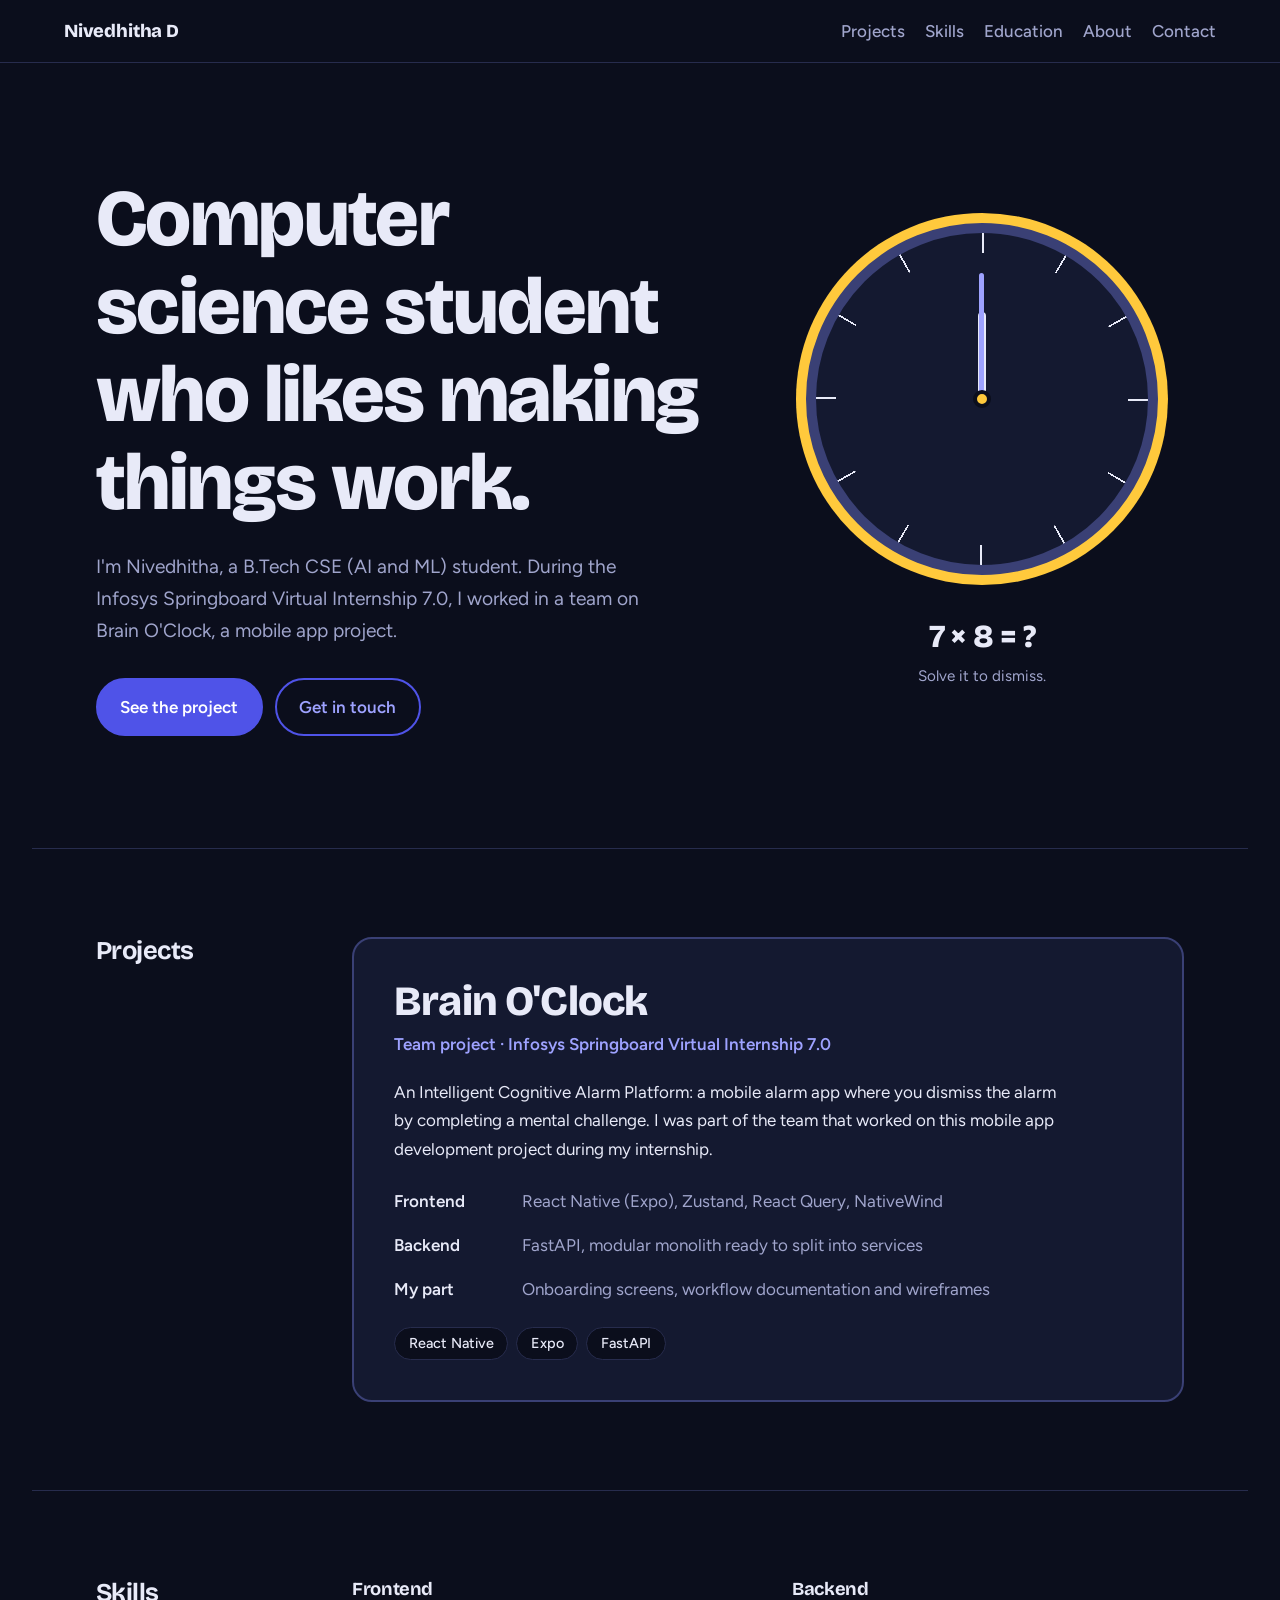
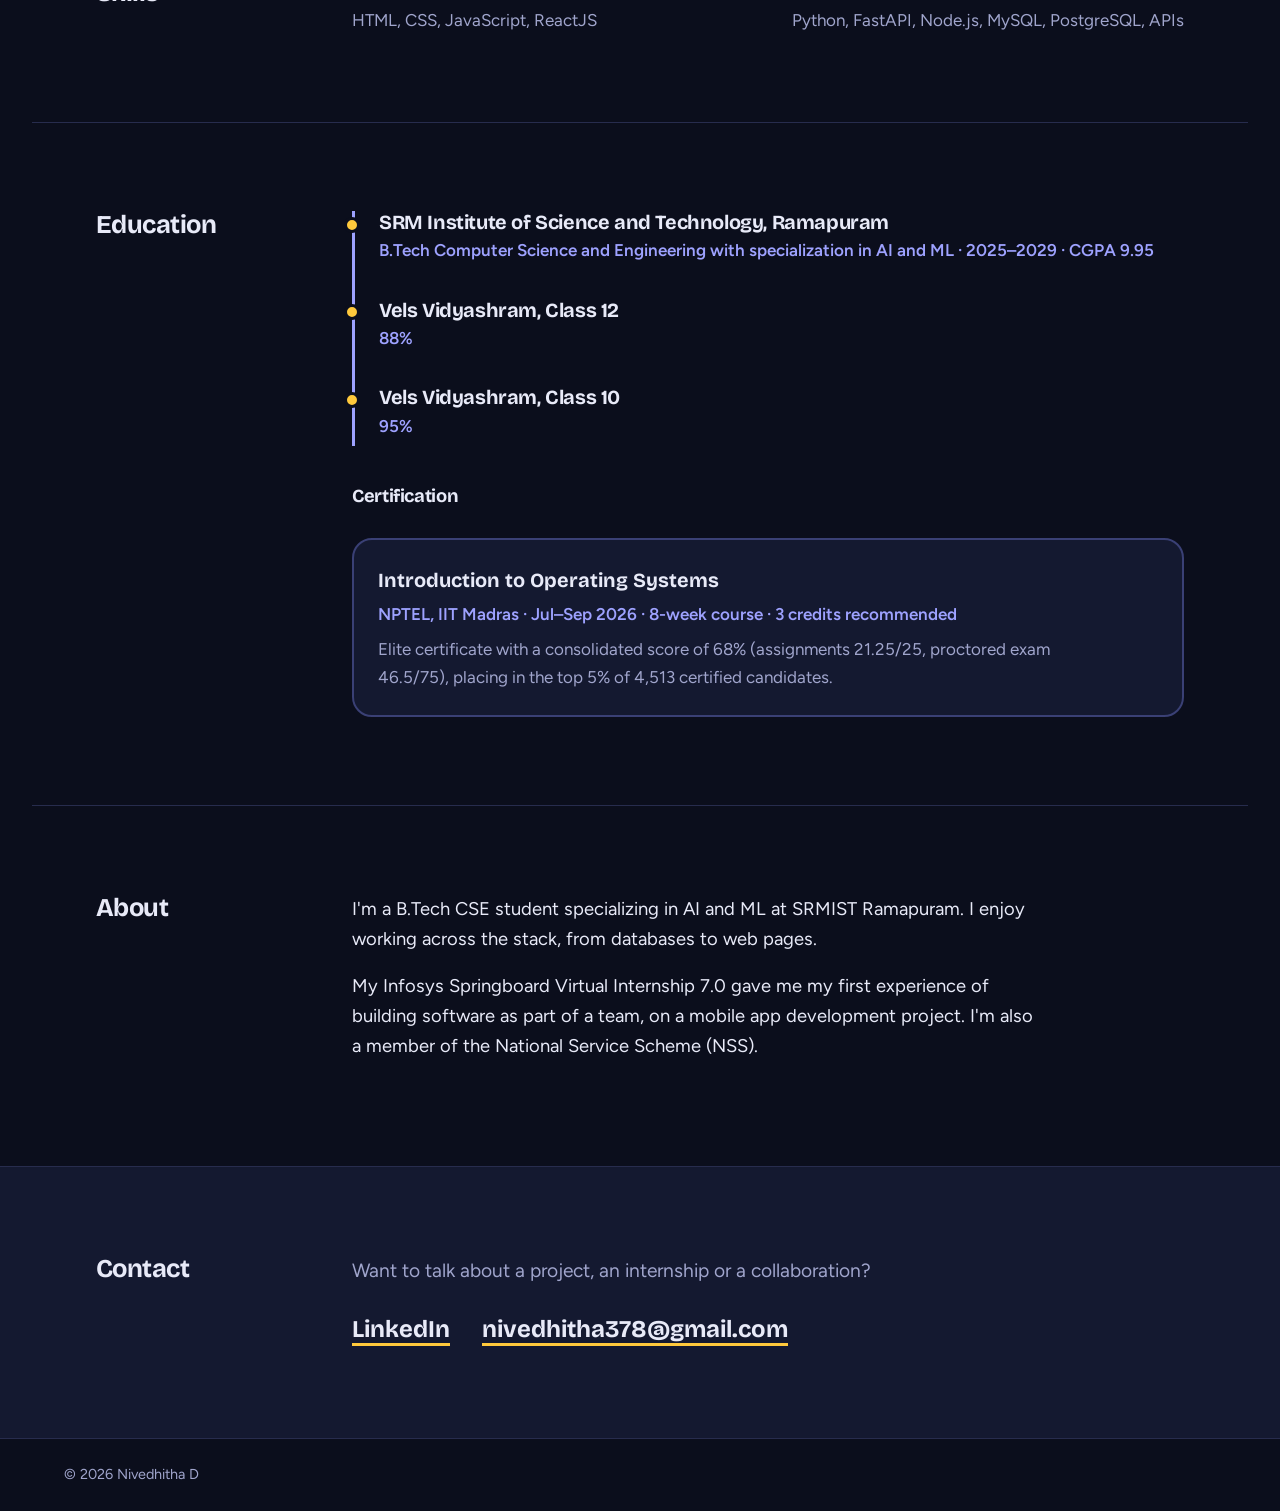
<file: index.html>
<!DOCTYPE html>
<html lang="en">
<head>
  <meta charset="UTF-8">
  <meta name="viewport" content="width=device-width, initial-scale=1">
  <title>Nivedhitha D — Computer Science Student</title>
  <meta name="description" content="Portfolio of Nivedhitha D, B.Tech CSE (AI and ML) student at SRMIST Ramapuram.">
  <link rel="preconnect" href="https://fonts.googleapis.com">
  <link rel="preconnect" href="https://fonts.gstatic.com" crossorigin>
  <link href="https://fonts.googleapis.com/css2?family=Bricolage+Grotesque:opsz,wght@12..96,500;12..96,700;12..96,800&family=Figtree:wght@400;500;600&display=swap" rel="stylesheet">
  <link rel="stylesheet" href="style.css">
</head>
<body>

  <header class="site-header">
    <a class="brand" href="#top">Nivedhitha D</a>
    <nav aria-label="Main">
      <a href="#work">Projects</a>
      <a href="#skills">Skills</a>
      <a href="#education">Education</a>
      <a href="#about">About</a>
      <a href="#contact">Contact</a>
    </nav>
  </header>

  <main id="top">

    <!-- HERO -->
    <section class="hero">
      <div class="hero-text">
        <h1>Computer science student who likes making things work.</h1>
        <p class="lead">I'm Nivedhitha, a B.Tech CSE (AI and ML) student. During the Infosys Springboard Virtual Internship 7.0, I worked in a team on Brain O'Clock, a mobile app project.</p>
        <div class="actions">
          <a class="btn btn-primary" href="#work">See the project</a>
          <a class="btn btn-ghost" href="#contact">Get in touch</a>
        </div>
      </div>

      <div class="clock" role="img" aria-label="Animated alarm clock showing the challenge: what is 7 times 8?">
        <div class="clock-face">
          <span class="hand hand-hour"></span>
          <span class="hand hand-minute"></span>
          <span class="pin"></span>
        </div>
        <p class="clock-challenge"><span>7 × 8 = ?</span> Solve it to dismiss.</p>
      </div>
    </section>

    <!-- WORK -->
    <section class="section" id="work">
      <h2>Projects</h2>

      <article class="project">
        <div class="project-head">
          <h3>Brain O'Clock</h3>
          <p class="project-sub">Team project · Infosys Springboard Virtual Internship 7.0</p>
        </div>
        <div class="project-body">
          <p>An Intelligent Cognitive Alarm Platform: a mobile alarm app where you dismiss the alarm by completing a mental challenge. I was part of the team that worked on this mobile app development project during my internship.</p>
          <dl class="facts">
            <div><dt>Frontend</dt><dd>React Native (Expo), Zustand, React Query, NativeWind</dd></div>
            <div><dt>Backend</dt><dd>FastAPI, modular monolith ready to split into services</dd></div>
            <div><dt>My part</dt><dd>Onboarding screens, workflow documentation and wireframes</dd></div>
          </dl>
          <ul class="tags" aria-label="Technologies">
            <li>React Native</li>
            <li>Expo</li>
            <li>FastAPI</li>
          </ul>
        </div>
      </article>

    </section>

    <!-- SKILLS -->
    <section class="section" id="skills">
      <h2>Skills</h2>
      <div class="skill-grid">
        <div>
          <h3>Frontend</h3>
          <p>HTML, CSS, JavaScript, ReactJS</p>
        </div>
        <div>
          <h3>Backend</h3>
          <p>Python, FastAPI, Node.js, MySQL, PostgreSQL, APIs</p>
        </div>
      </div>
    </section>

    <!-- EDUCATION -->
    <section class="section" id="education">
      <h2>Education</h2>
      <div class="timeline">
        <article>
          <h3>SRM Institute of Science and Technology, Ramapuram</h3>
          <p class="meta">B.Tech Computer Science and Engineering with specialization in AI and ML · 2025–2029 · CGPA 9.95</p>
        </article>
        <article>
          <h3>Vels Vidyashram, Class 12</h3>
          <p class="meta">88%</p>
        </article>
        <article>
          <h3>Vels Vidyashram, Class 10</h3>
          <p class="meta">95%</p>
        </article>
      </div>

      <h3 class="subhead">Certification</h3>
      <article class="cert">
        <h4>Introduction to Operating Systems</h4>
        <p class="meta">NPTEL, IIT Madras · Jul–Sep 2026 · 8-week course · 3 credits recommended</p>
        <p>Elite certificate with a consolidated score of 68% (assignments 21.25/25, proctored exam 46.5/75), placing in the top 5% of 4,513 certified candidates.</p>
      </article>
    </section>

    <!-- ABOUT -->
    <section class="section" id="about">
      <h2>About</h2>
      <div class="about-copy">
        <p>I'm a B.Tech CSE student specializing in AI and ML at SRMIST Ramapuram. I enjoy working across the stack, from databases to web pages.</p>
        <p>My Infosys Springboard Virtual Internship 7.0 gave me my first experience of building software as part of a team, on a mobile app development project. I'm also a member of the National Service Scheme (NSS).</p>
      </div>
    </section>

    <!-- CONTACT -->
    <section class="section contact" id="contact">
      <h2>Contact</h2>
      <p class="lead">Want to talk about a project, an internship or a collaboration?</p>
      <ul class="contact-links">
        <li><a href="https://www.linkedin.com/in/nivedhitha-d" target="_blank" rel="noopener">LinkedIn</a></li>
        <li><a href="mailto:nivedhitha378@gmail.com">nivedhitha378@gmail.com</a></li>
      </ul>
    </section>

  </main>

  <footer class="site-footer">
    <p>© 2026 Nivedhitha D</p>
  </footer>

</body>
</html>
</file>
<file: style.css>
:root {
  color-scheme: dark;
  --bg: #0b0e1c;
  --paper: #141930;
  --ink: #e8eaf8;
  --muted: #a0a5cc;
  --blue: #4f53e8;
  --blue-dark: #3d41cf;
  --accent: #9ea2ff;
  --signal: #ffc93c;
  --line: #272c4d;
  --edge: #3a4075;

  --display: "Bricolage Grotesque", "Segoe UI", system-ui, sans-serif;
  --body: "Figtree", "Segoe UI", system-ui, sans-serif;

  --measure: 62ch;
  --pad: clamp(1.25rem, 5vw, 4rem);
}

*, *::before, *::after { box-sizing: border-box; }

html { scroll-behavior: smooth; scroll-padding-top: 5rem; }

body {
  margin: 0;
  background: var(--bg);
  color: var(--ink);
  font-family: var(--body);
  font-size: 1.0625rem;
  line-height: 1.65;
}

a { color: inherit; }

:focus-visible {
  outline: 3px solid var(--accent);
  outline-offset: 3px;
  border-radius: 4px;
}

h1, h2, h3 {
  font-family: var(--display);
  line-height: 1.1;
  margin: 0;
  letter-spacing: -0.02em;
}

p { margin: 0 0 1rem; }

/* Header */
.site-header {
  position: sticky;
  top: 0;
  z-index: 10;
  display: flex;
  flex-wrap: wrap;
  gap: 0.5rem 2rem;
  align-items: center;
  justify-content: space-between;
  padding: 1rem var(--pad);
  background: var(--bg);
  border-bottom: 1px solid var(--line);
}

.brand {
  font-family: var(--display);
  font-weight: 800;
  font-size: 1.15rem;
  text-decoration: none;
  letter-spacing: -0.01em;
}

.site-header nav { display: flex; flex-wrap: wrap; gap: 0.25rem 1.25rem; }

.site-header nav a {
  text-decoration: none;
  font-weight: 500;
  color: var(--muted);
}

.site-header nav a:hover { color: var(--accent); }

/* Hero */
.hero {
  display: grid;
  grid-template-columns: minmax(0, 1.2fr) minmax(0, 0.8fr);
  gap: clamp(2rem, 6vw, 5rem);
  align-items: center;
  padding: clamp(3rem, 9vw, 7rem) var(--pad);
  max-width: 76rem;
  margin: 0 auto;
}

.hero h1 {
  font-size: clamp(2.5rem, 6.5vw, 5rem);
  font-weight: 800;
  margin-bottom: 1.5rem;
}

.lead {
  font-size: 1.2rem;
  color: var(--muted);
  max-width: 48ch;
}

.actions { display: flex; flex-wrap: wrap; gap: 0.75rem; margin-top: 2rem; }

.btn {
  display: inline-block;
  padding: 0.8rem 1.4rem;
  border-radius: 999px;
  font-weight: 600;
  text-decoration: none;
  border: 2px solid var(--blue);
  transition: background-color 0.15s, color 0.15s;
}

.btn-primary { background: var(--blue); color: #fff; }
.btn-primary:hover { background: var(--blue-dark); border-color: var(--blue-dark); }
.btn-ghost { color: var(--accent); }
.btn-ghost:hover { background: var(--blue); color: #fff; }

/* Clock (the one memorable element) */
.clock { text-align: center; justify-self: center; width: 100%; max-width: 22rem; }

.clock-face {
  position: relative;
  aspect-ratio: 1;
  width: 100%;
  border-radius: 50%;
  background:
    radial-gradient(circle, var(--paper) 0 62%, transparent 62.2%),
    repeating-conic-gradient(var(--ink) 0 0.6deg, transparent 0.6deg 30deg),
    var(--paper);
  border: 10px solid var(--edge);
  box-shadow: 0 0 0 10px var(--signal);
}

.hand {
  position: absolute;
  left: 50%;
  bottom: 50%;
  transform-origin: 50% 100%;
  border-radius: 999px;
}

.hand-hour {
  width: 8px;
  height: 26%;
  margin-left: -4px;
  background: var(--ink);
  animation: tick 24s linear infinite;
}

.hand-minute {
  width: 5px;
  height: 38%;
  margin-left: -2.5px;
  background: var(--accent);
  animation: tick 4s linear infinite;
}

.pin {
  position: absolute;
  left: 50%;
  top: 50%;
  width: 18px;
  height: 18px;
  margin: -9px 0 0 -9px;
  border-radius: 50%;
  background: var(--signal);
  border: 4px solid var(--bg);
}

@keyframes tick { to { transform: rotate(360deg); } }

.clock-challenge {
  margin: 2.25rem 0 0;
  color: var(--muted);
  font-size: 0.95rem;
}

.clock-challenge span {
  display: block;
  font-family: var(--display);
  font-weight: 800;
  font-size: 2rem;
  color: var(--ink);
  letter-spacing: -0.02em;
}

/* Sections */
.section {
  max-width: 76rem;
  margin: 0 auto;
  padding: clamp(3rem, 7vw, 5.5rem) var(--pad);
  border-top: 1px solid var(--line);
  display: grid;
  grid-template-columns: minmax(0, 12rem) minmax(0, 1fr);
  gap: 1.5rem clamp(1.5rem, 5vw, 4rem);
}

.section > h2 {
  font-size: 1.6rem;
  font-weight: 700;
}

/* Projects */
#work { row-gap: 2.5rem; }
#work > h2 { grid-column: 1; grid-row: 1; }
#work > .project { grid-column: 2; }

.project {
  background: var(--paper);
  border: 2px solid var(--edge);
  border-radius: 1.25rem;
  padding: clamp(1.5rem, 4vw, 2.5rem);
}

.project-head { margin-bottom: 1.25rem; }
.project-head h3 { font-size: clamp(1.8rem, 4vw, 2.6rem); font-weight: 800; }
.project-sub { color: var(--accent); font-weight: 600; margin: 0.35rem 0 0; }

.project-body p { max-width: var(--measure); }

.facts { margin: 1.5rem 0; display: grid; gap: 1rem; }
.facts div { display: grid; grid-template-columns: 7rem 1fr; gap: 1rem; }
.facts dt { font-weight: 600; }
.facts dd { margin: 0; color: var(--muted); }

.tags { list-style: none; margin: 0; padding: 0; display: flex; flex-wrap: wrap; gap: 0.5rem; }
.tags li {
  background: var(--bg);
  border: 1px solid var(--line);
  border-radius: 999px;
  padding: 0.25rem 0.85rem;
  font-size: 0.9rem;
  font-weight: 500;
}

/* Skills */
.skill-grid {
  display: grid;
  grid-template-columns: repeat(2, minmax(0, 1fr));
  gap: 2rem 3rem;
}
.skill-grid h3 { font-size: 1.15rem; margin-bottom: 0.4rem; }
.skill-grid p { color: var(--muted); margin: 0; }

/* Education */
#education { row-gap: 2rem; }
#education > h2 { grid-column: 1; grid-row: 1; }
#education > .timeline,
#education > .subhead,
#education > .cert { grid-column: 2; }

.timeline { display: grid; gap: 0; border-left: 3px solid var(--accent); }
.timeline article { position: relative; padding: 0 0 1.75rem 1.5rem; }
.timeline article:last-child { padding-bottom: 0; }
.timeline article::before {
  content: "";
  position: absolute;
  left: -0.7rem;
  top: 0.35rem;
  width: 1rem;
  height: 1rem;
  border-radius: 50%;
  background: var(--signal);
  border: 3px solid var(--bg);
}
.timeline h3, .cert h4 { font-family: var(--display); font-size: 1.25rem; font-weight: 700; margin: 0; }
.meta { color: var(--accent); font-weight: 600; margin: 0.2rem 0 0.4rem; }
.subhead { font-size: 1.15rem; margin-top: 0.5rem; }
.cert { background: var(--paper); border: 2px solid var(--edge); border-radius: 1.25rem; padding: 1.5rem; }
.cert p:last-child { margin: 0; color: var(--muted); max-width: var(--measure); }

/* About */
.about-copy { max-width: var(--measure); }
.about-copy p { font-size: 1.15rem; }

/* Contact */
.contact { background: var(--paper); color: var(--ink); max-width: none; padding-inline: max(var(--pad), calc((100vw - 76rem) / 2 + var(--pad))); border-top: 1px solid var(--line); }
.contact .lead { color: var(--muted); grid-column: 2; margin: 0; }
.contact-links {
  grid-column: 2;
  list-style: none;
  margin: 0;
  padding: 0;
  display: flex;
  flex-wrap: wrap;
  gap: 0.75rem 2rem;
}
.contact-links a {
  font-family: var(--display);
  font-weight: 700;
  font-size: 1.5rem;
  text-decoration-color: var(--signal);
  text-decoration-thickness: 3px;
  text-underline-offset: 6px;
}
.contact-links a:hover { color: var(--signal); }
.contact :focus-visible { outline-color: var(--signal); }

/* Footer */
.site-footer {
  padding: 1.5rem var(--pad);
  background: var(--bg);
  color: var(--muted);
  font-size: 0.9rem;
  border-top: 1px solid var(--line);
}
.site-footer p { margin: 0; max-width: 76rem; margin-inline: auto; }

/* Mobile */
@media (max-width: 52rem) {
  .hero { grid-template-columns: 1fr; }
  .clock { max-width: 17rem; }
  .section { grid-template-columns: 1fr; }
  #work > .project,
  .contact .lead,
  .contact-links { grid-column: 1; }
  #work > h2, #education > h2 { grid-row: auto; }
  #education > .timeline, #education > .subhead, #education > .cert { grid-column: 1; }
  .skill-grid { grid-template-columns: 1fr; }
  .facts div { grid-template-columns: 1fr; gap: 0.15rem; }
}

@media (prefers-reduced-motion: reduce) {
  html { scroll-behavior: auto; }
  .hand { animation: none; }
  .hand-hour { transform: rotate(210deg); }
  .hand-minute { transform: rotate(60deg); }
}
</file>
